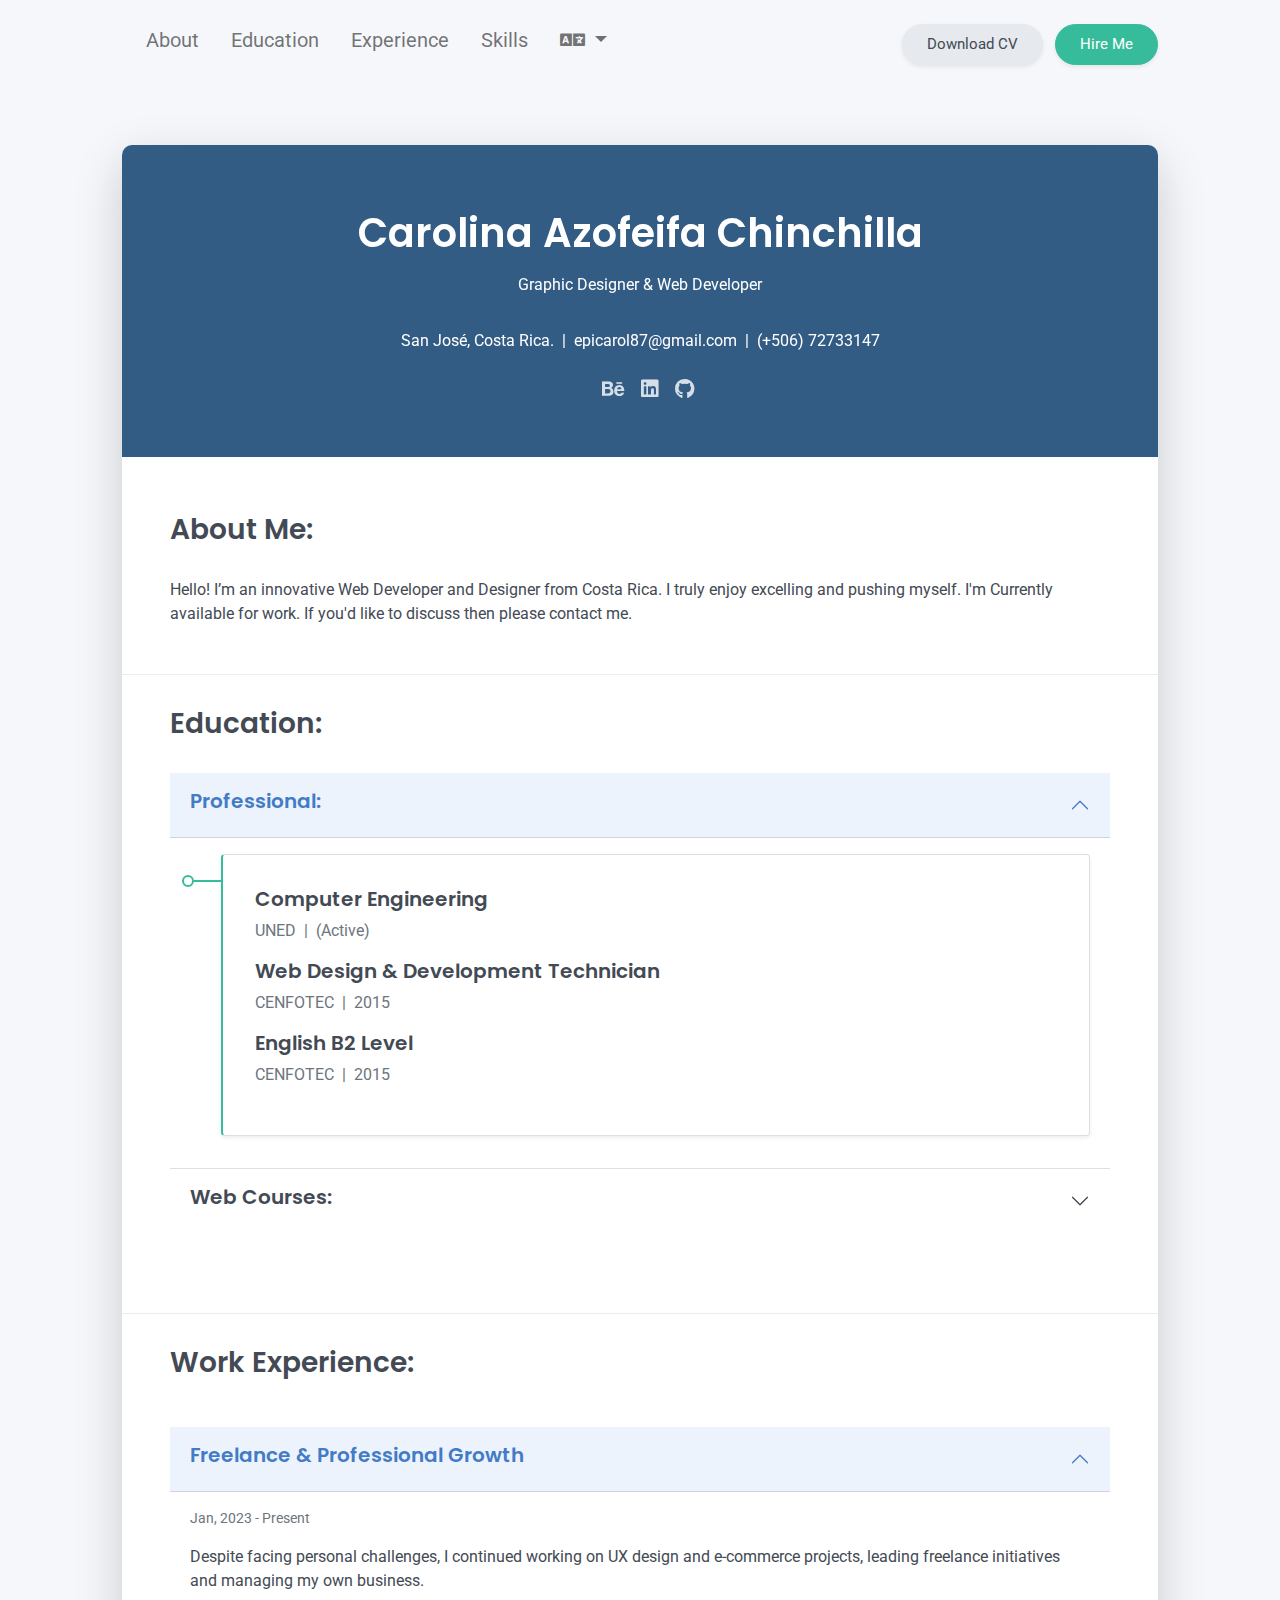
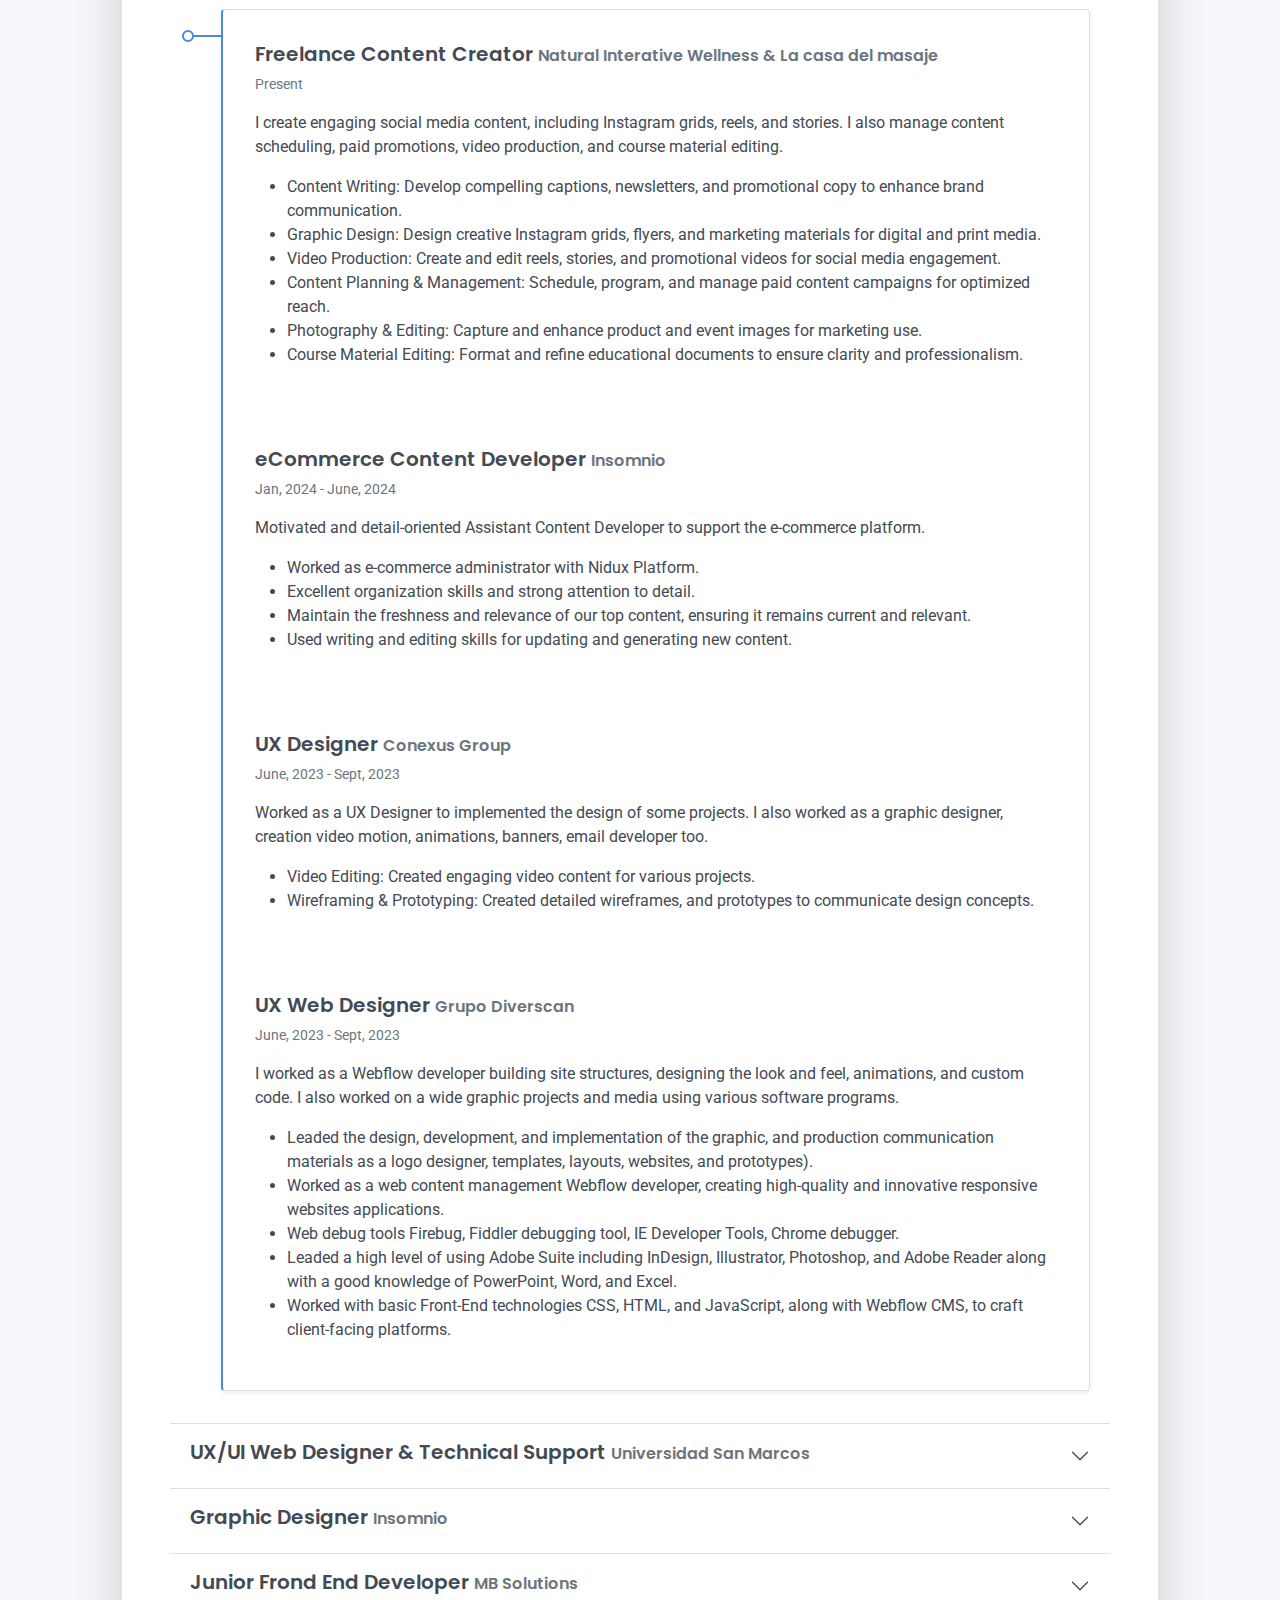
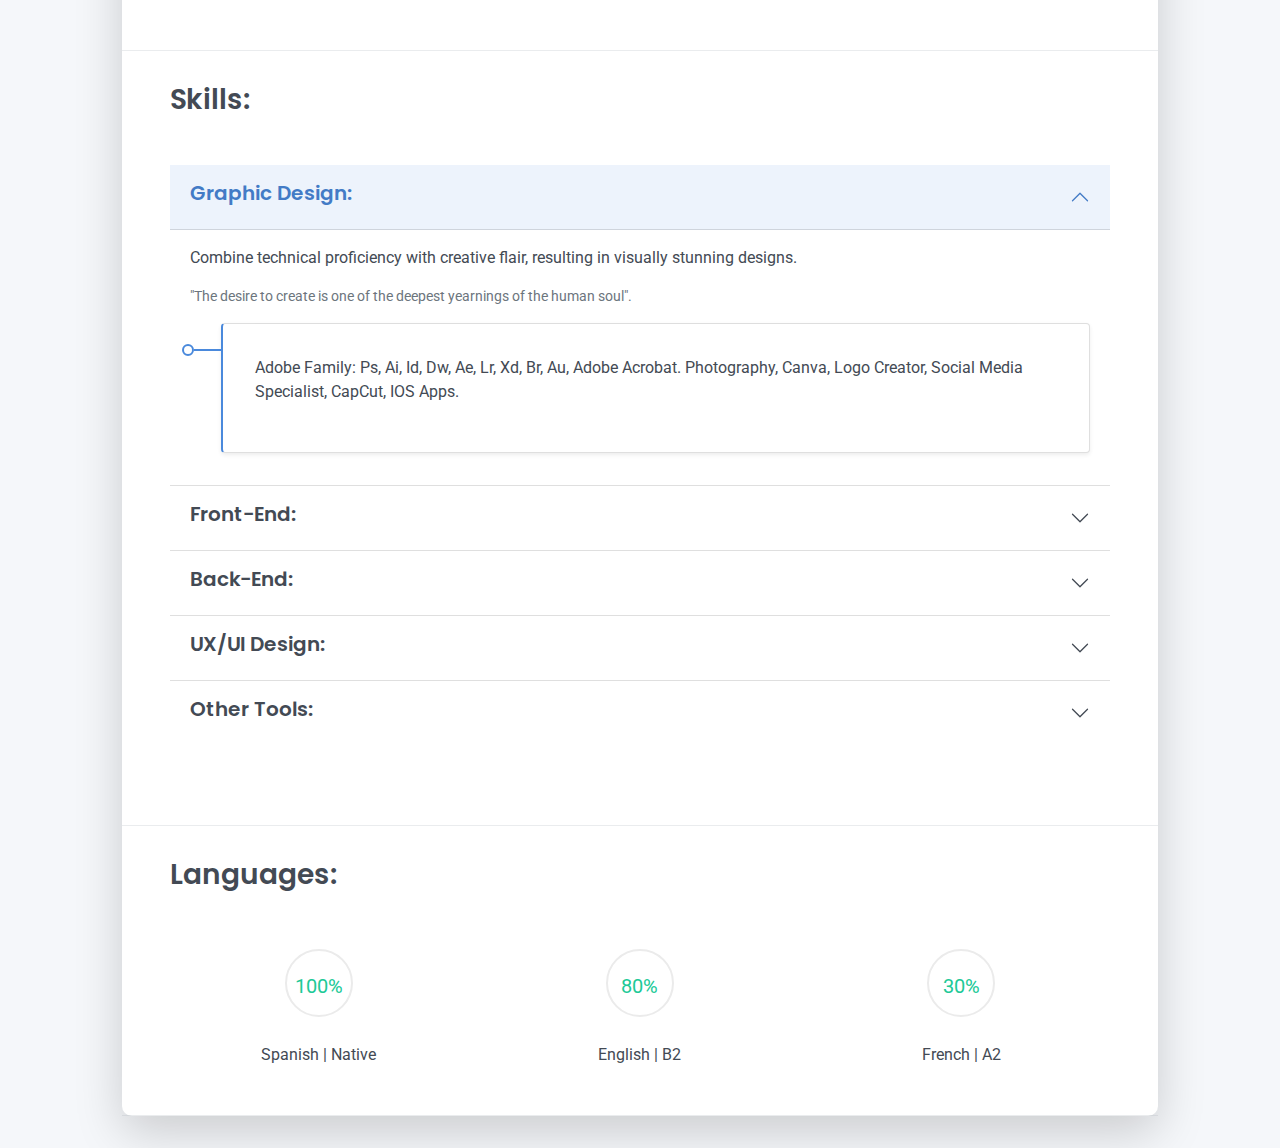
<file: index.html>
<!DOCTYPE html>
<html lang="en-US">
 <head>
  <meta charset="UTF-8">
  <link rel="shortcut icon" href="images/icon.jpg">
  <meta http-equiv="X-UA-Compatible" content="IE=edge">
  <meta name="viewport" content="width=device-width, initial-scale=1">
  <title>English Resume Carolina</title>
  <link rel="preconnect" href="https://fonts.gstatic.com" crossorigin="crossorigin" />
  <link rel="preload" as="style" href="https://fonts.googleapis.com/css2?family=Poppins:wght@600&amp;family=Roboto:wght@300;400;500;700&amp;display=swap" />
  <link rel="stylesheet" href="https://fonts.googleapis.com/css2?family=Poppins:wght@600&amp;family=Roboto:wght@300;400;500;700&amp;display=swap" media="print" onload="this.media='all'" />
  <noscript>
   <link rel="stylesheet" href="https://fonts.googleapis.com/css2?family=Poppins:wght@600&amp;family=Roboto:wght@300;400;500;700&amp;display=swap" />
  </noscript>
  <link href="css/font-awesome/css/all.min.css?ver=1.2.0" rel="stylesheet">
  <link href="css/bootstrap.min.css?ver=1.2.0" rel="stylesheet">
  <link href="css/aos.css?ver=1.2.0" rel="stylesheet">
  <link href="css/main.css?ver=1.2.0" rel="stylesheet">
  <noscript>
   <style type="text/css">
    [data-aos] {
     opacity: 1 !important;
     transform: translate(0) scale(1) !important;
    }
   </style>
  </noscript>
 </head>
 <body id="top">
  <button
        type="button"
        class="btn btn-danger btn-floating btn-lg"
        id="btn-back-to-top"
        >
  <i class="fas fa-arrow-up"></i>
</button>
<nav id="navbar" class="navbar navbar-expand-lg navbar-light bg-light navbar sticky-top navbar-light">
  <div class="container">
    <button class="navbar-toggler" type="button" data-bs-toggle="collapse" data-bs-target="#navbarSupportedContent" aria-controls="navbarSupportedContent" aria-expanded="false" aria-label="Toggle navigation">
      <span class="navbar-toggler-icon"></span>
    </button>
    <div class="collapse navbar-collapse" id="navbarSupportedContent">
      <ul class="navbar-nav me-auto mb-2 mb-lg-0">
        <li class="nav-item">
          <a class="nav-link" href="#aboutMe">About</a>
        </li>
        <li class="nav-item">
          <a class="nav-link" href="#education">Education</a>
        </li>
        <li class="nav-item">
          <a class="nav-link" href="#experience">Experience</a>

        </li>

        <li class="nav-item">
          <a class="nav-link" href="#skills">Skills</a>
        </li>
   
      <li class="nav-item dropdown">
        <a class="nav-link dropdown-toggle" href="#" id="navbarDropdownMenuLink" data-bs-toggle="dropdown" aria-haspopup="true" aria-expanded="false">
          <i class="fa fa-language"></i>
        </a>
        <div class="dropdown-menu" aria-labelledby="navbarDropdownMenuLink">
          <a class="dropdown-item" href="index.html">English</a>
          <a class="dropdown-item" href="español.html">Spanish</a>
          
        </div>
      </li>

      </ul>
<div class="d-print-none print-nav-btns">
       <a class="btn btn-light text-dark shadow-sm mt-1 me-1" href="english_resume.pdf" target="_blank">Download CV</a>
       <a class="btn btn-success shadow-sm mt-1" target="_blank" href="https://wa.me/72733147">Hire Me</a>
      </div>

    </div>
  </div>
</nav>
  <header class="d-print-none print-btns">
   <div class="container text-center text-lg-left">
    <div class="py-3 clearfix ">
     <div class="col-lg-12 col-md-7 text-center text-md-start">
      




      <div class="site-nav" style="margin-top: 4px;">
       

       


      </div>
      <div class="d-print-none">
       <a class="btn btn-light text-dark shadow-sm mt-1 me-1" href="english_resume.pdf" target="_blank">Download CV</a>
       <a class="btn btn-success shadow-sm mt-1" target="_blank" href="https://wa.me/72733147">Hire Me</a>
      </div>
     </div>
    </div>
   </div>
  </header>

  <div class="page-content">
   <div class="container">
    <div class="cover shadow-lg bg-white">
     <div class="cover-bg text-white">
     <div class="cover-bg2 p-3 p-lg-4">
      <div class="row">
       <div class="col-lg-12 col-md-7 text-center text-md-center">
        <h2 class="h1 mt-2" data-aos="fade-left" data-aos-delay="0">Carolina Azofeifa Chinchilla</h2>
        <p data-aos="fade-left" data-aos-delay="100">Graphic Designer & Web Developer</p>
        <p class="subtitle mt-3" data-aos="fade-left" data-aos-delay="200">San José, Costa Rica. &nbsp;|&nbsp; epicarol87@gmail.com &nbsp;|&nbsp; (+506) 72733147 </p>
        <nav data-aos="fade-left" data-aos-delay="300" role="navigation">
        <ul class="nav justify-content-center">
         <li class="nav-item">
          <a class="nav-link" href="https://www.behance.net/girldiaazofeif" title="Behance" target="_blank">
           <i class="fab fa-behance"></i>
           <span class="menu-title sr-only">Behance</span>
          </a>
         </li>
    
         <li class="nav-item">
          <a class="nav-link" href="https://www.linkedin.com/in/carolinazofeifac" title="linkedin" target="_blank">
           <i class="fab fa-linkedin"></i>
           <span class="menu-title sr-only">Linkedin</span>
          </a>
         </li>
         <li class="nav-item">
          <a class="nav-link" href="https://github.com/girldiamond" title="Github" target="_blank">
           <i class="fab fa-github"></i>
           <span class="menu-title sr-only">Github</span>
          </a>
         </li>
        </ul>
       </nav>
       </div>
      </div>
      </div>
     </div>
     <div id="aboutMe" class="about-section pt-4 px-3 px-lg-4 mt-1">
      <div class="row">
       <div class="col-md-12">
        <h2 class="h3 mb-3">About Me:</h2>
        <p>Hello! I’m an innovative Web Developer and Designer from Costa Rica. I truly enjoy excelling and pushing myself. I'm Currently available for work. If you'd like to discuss then please contact me.</p>
       </div>
      </div>
     </div>
     <!-- EDUCACION -->
     <hr class="d-print-none" />
     <div class="page-break"></div>
  <div id="education" class="education-section px-3 px-lg-4 pb-4">
  <h2 class="h3 mb-3">Education:</h2>
  <div class="accordion accordion-flush" id="accordionPanelsStayOpenExample">
  <div class="accordion-item">
    <h2 class="accordion-header" id="panelsStayOpen-headingOne">
      <button class="accordion-button" type="button" data-bs-toggle="collapse" data-bs-target="#panelsStayOpen-collapseOne" aria-expanded="true" aria-controls="panelsStayOpen-collapseOne">
      <div class="h5 mb-1">Professional:</div>
      </button>
    </h2>
        <div id="panelsStayOpen-collapseOne" class="accordion-collapse collapse show" aria-labelledby="panelsStayOpen-headingOne">
      <div class="accordion-body">
       <div class="timeline-card timeline-card-success card shadow-sm">
        <div class="card-body">
         <div class="h5 mb-1">Computer Engineering </div>
         <p class="text-muted">UNED &nbsp;|&nbsp; (Active)</p>
         <div class="h5 mb-1">Web Design & Development Technician </div>
         <p class="text-muted">CENFOTEC &nbsp;|&nbsp; 2015</p>
         <div class="h5 mb-1">English B2 Level</div>
         <p class="text-muted">CENFOTEC &nbsp;|&nbsp; 2015</p>
        </div>
      </div>
      </div>
    </div>
  </div>

  <div class="accordion-item">
    <h2 class="accordion-header" id="panelsStayOpen-headingTwo">
            <button class="accordion-button collapsed" type="button" data-bs-toggle="collapse" data-bs-target="#panelsStayOpen-collapseTwo" aria-expanded="false" aria-controls="panelsStayOpen-collapseTwo">

       <div class="h5 mb-1">Web Courses:</div>
      </button>
    </h2>
       <div id="panelsStayOpen-collapseTwo" class="accordion-collapse collapse" aria-labelledby="panelsStayOpen-headingTwo">

      <div class="accordion-body">
      <div class="timeline-card timeline-card-success card shadow-sm">
        <div class="card-body">
         <div class="h5 mb-1">English Intermediate Level</div>
         <p class="text-muted">CORPERSA &nbsp;|&nbsp; Certified</p>
         <div class="h5 mb-1">English A1 Level</div>
         <p class="text-muted">INTENSA &nbsp;|&nbsp; 2015</p>
         <div class="h5 mb-1">Google UX Design Professional Certificate</div>
         <p class="text-muted">Coursera &nbsp;|&nbsp; Active</p>
         <div class="h5 mb-1">Introduction to Cybersecurity</div>
         <p class="text-muted">UTN Cisco &nbsp;|&nbsp; Networking Academy | Active</p>
         <div class="h5 mb-1">Software Engineering with PHP, HTML 5 and Material Design</div>
         <p class="text-muted">UDEMY &nbsp;|&nbsp; Certified </p>
        </div>
       </div>

      </div>
    </div>
  </div>
</div>
      
     </div>
  
    


     <!-- EXPERIENCIA -->
     <hr class="d-print-none" />
     <div id="experience" class="work-experience-section px-3 px-lg-4">
      <h2 class="h3 mb-4">Work Experience:</h2>
      
       <div class="accordion accordion-flush" id="accordionPanelsStayOpenExample">
        <div class="accordion-item">
         <h2 class="accordion-header" id="panelsStayOpen-headingOne">
          <button class="accordion-button" type="button" data-bs-toggle="collapse" data-bs-target="#panelsStayOpen-collapseOne" aria-expanded="true" aria-controls="panelsStayOpen-collapseOne">
           <div class="h5 mb-1">Freelance & Professional Growth</div>
          </button>
         </h2>
         <div id="panelsStayOpen-collapseOne" class="accordion-collapse collapse show" aria-labelledby="panelsStayOpen-headingOne">
          <div class="accordion-body">
           <div class="text-muted text-small mb-2">Jan, 2023 - Present</div>
           <p>Despite facing personal challenges, I continued working on UX design and e-commerce projects, leading freelance initiatives and managing my own business.</p>
           <div class="timeline-card timeline-card-primary card shadow-sm">
            <div class="card-body">
             <div class="h5 mb-1">Freelance Content Creator <span class="text-muted h6">Natural Interative Wellness & La casa del masaje</span>
             </div>
             <div class="text-muted text-small mb-2">Present</div>
             <p>
I create engaging social media content, including Instagram grids, reels, and stories. I also manage content scheduling, paid promotions, video production, and course material editing.</p>
             <ul class="resume-list">
              <li>Content Writing: Develop compelling captions, newsletters, and promotional copy to enhance brand communication.</li>
              <li>Graphic Design: Design creative Instagram grids, flyers, and marketing materials for digital and print media.</li>
              <li>Video Production: Create and edit reels, stories, and promotional videos for social media engagement.</li>
              <li>Content Planning & Management: Schedule, program, and manage paid content campaigns for optimized reach.</li>
              <li>Photography & Editing: Capture and enhance product and event images for marketing use.</li>
              <li>Course Material Editing: Format and refine educational documents to ensure clarity and professionalism.</li>
             </ul>
            </div>
            
            <div class="card-body">
             <div class="h5 mb-1">eCommerce Content Developer <span class="text-muted h6">Insomnio</span>
             </div>
             <div class="text-muted text-small mb-2">Jan, 2024 - June, 2024</div>
             <p>Motivated and detail-oriented Assistant Content Developer to support the e-commerce platform. </p>
             <ul class="resume-list">
              <li>Worked as e-commerce administrator with Nidux Platform.</li>
              <li>Excellent organization skills and strong attention to detail. </li>
              <li>Maintain the freshness and relevance of our top content, ensuring it remains current and relevant.</li>
              <li>Used writing and editing skills for updating and generating new content.</li>
             </ul>
            </div>

            <div class="card-body">
             <div class="h5 mb-1">UX Designer <span class="text-muted h6"> Conexus Group</span>
             </div>
             <div class="text-muted text-small mb-2">June, 2023 - Sept, 2023 </div>
             <p>Worked as a UX Designer to implemented the design of some projects. I also worked as a graphic designer, creation video motion, animations, banners, email developer too.</p>
             <ul class="resume-list">
              <li>Video Editing: Created engaging video content for various projects. </li>
              <li>Wireframing & Prototyping: Created detailed wireframes, and prototypes to communicate design concepts.</li>
             </ul>
            </div>

             <div class="card-body">
             <div class="h5 mb-1">UX Web Designer  <span class="text-muted h6">Grupo Diverscan</span>
             </div>
             <div class="text-muted text-small mb-2">June, 2023 - Sept, 2023 </div>
             <p>I worked as a Webflow developer building site structures, designing the look and feel, animations, and custom code. I also worked on a wide graphic projects and media using various software programs.</p>
              <ul class="resume-list">
              <li>Leaded the design, development, and implementation of the graphic, and production communication materials as a logo designer, templates, layouts, websites, and prototypes). </li>
              <li>Worked as a web content management Webflow developer, creating high-quality and innovative responsive websites applications. </li>
              <li>Web debug tools Firebug, Fiddler debugging tool, IE Developer Tools, Chrome debugger. </li>
              <li>Leaded a high level of using Adobe Suite including InDesign, Illustrator, Photoshop, and Adobe Reader along with a good knowledge of PowerPoint, Word, and Excel. </li>
              <li>Worked with basic Front-End technologies CSS, HTML, and JavaScript, along with Webflow CMS, to craft client-facing platforms. </li>
             </ul>
            </div>

           </div>
          </div>
         </div>
        </div>
      
        <div class="accordion-item">
         <h2 class="accordion-header" id="panelsStayOpen-headingThree">
          <button class="accordion-button collapsed" type="button" data-bs-toggle="collapse" data-bs-target="#panelsStayOpen-collapseThree" aria-expanded="false" aria-controls="panelsStayOpen-collapseThree">
           <div class="h5 mb-1">UX/UI Web Designer & Technical Support <span class="text-muted h6"> Universidad San Marcos</span>
           </div>
          </button>
         </h2>
         <div id="panelsStayOpen-collapseThree" class="accordion-collapse collapse" aria-labelledby="panelsStayOpen-headingThree">
          <div class="accordion-body">
           <div class="timeline-card timeline-card-primary card shadow-sm">
            <div class="card-body">
             <div class="text-muted text-small mb-2">Jun, 2020 — Jun, 2021</div>
             <p>Worked in UX/ UI Design redesigning the university courses platform and implementing a new adaptive responsive design at the LMS platform. I also worked as a technical support for students.</p>
             <ul class="resume-list">
              <li>Designed and developed a new user interface for different university platforms.</li>
              <li>Handled refined and tested prototypes for the new website look.</li>
              <li>Collaborated with product managers and designers to create a comprehensive user new interface style guide.</li>
              <li>Developed and implemented a new adaptive responsive design at the LMS platform.</li>
              <li>Created graphics, layouts, illustrations, and design elements for the website’s platforms and documents.</li>
              <li>Designed a specific “look and feel” for any new course, understanding the concept of usability of all the students active and new students.</li>
              <li>HTML and coding knowledge, also SCSS/CSS understanding of modern CSS (FlexBox, Grid, Transform, Translate, and other modern properties).</li>
              <li>Leaded a high level of using Adobe Suite including InDesign, Illustrator, Photoshop, and Adobe Reader along with a good knowledge of PowerPoint, Word, and Excel.</li>
              <li>Offered 100% technical platform support to students and teachers.</li>
              <li>Liaised with students and teachers to ensure that all specific software was understood and usability was corrected.</li>
             </ul>
            </div>
           </div>
          </div>
         </div>
        </div>
        <div class="accordion-item">
         <h2 class="accordion-header" id="panelsStayOpen-headingFour">
          <button class="accordion-button collapsed" type="button" data-bs-toggle="collapse" data-bs-target="#panelsStayOpen-collapseFour" aria-expanded="false" aria-controls="panelsStayOpen-collapseThree">
           <div class="h5 mb-1">Graphic Designer <span class="text-muted h6">Insomnio</span>
           </div>
          </button>
         </h2>
         <div id="panelsStayOpen-collapseFour" class="accordion-collapse collapse" aria-labelledby="panelsStayOpen-headingFour">
          <div class="accordion-body">
           <div class="timeline-card timeline-card-primary card shadow-sm">
            <div class="card-body">
             <div class="text-muted text-small mb-2">Aug, 2017 — May, 2020</div>
             <p>Worked as Graphic Designer and e-commerce Developer. I also worked in events and as a sales clerk. I still give technical support to them. </p>
             <ul class="resume-list">
              <li>Worked as a website Wix content administrator, and updated the store’s inventory.</li>
              <li>Created design elements for the brand’s company in social media and Wix CMS (banners, posts, products photo editions).</li>
              <li>Worked as e-commerce administrator with Nidux Platform.</li>
              <li>Testing website platforms.</li>
              <li>implementing and maintaining online stores.</li>
              <li>Expertise in optimizing site performance, focusing on speed (best images quality practices), and SEO best practices.</li>
              <li>Maintained and organized store displays to enhance product visibility and expedite product location activities.</li>
              <li>Facilitated inventory and stock management.</li>
              <li>I also worked in the store and events and as a sales clerk.</li>
             </ul>
            </div>
           </div>
          </div>
         </div>
        </div>
        <div class="accordion-item">
         <h2 class="accordion-header" id="panelsStayOpen-headingFive">
          <button class="accordion-button collapsed" type="button" data-bs-toggle="collapse" data-bs-target="#panelsStayOpen-collapseFive" aria-expanded="false" aria-controls="panelsStayOpen-collapseThree">
           <div class="h5 mb-1">Junior Frond End Developer <span class="text-muted h6"> MB Solutions</span>
           </div>
          </button>
         </h2>
         <div id="panelsStayOpen-collapseFive" class="accordion-collapse collapse" aria-labelledby="panelsStayOpen-headingFive">
          <div class="accordion-body">
           <div class="timeline-card timeline-card-primary card shadow-sm">
            <div class="card-body">
             <div class="text-muted text-small mb-2">Jun, 2015 — Jun, 2017</div>
             <p>Developed high-quality and innovative, User-Friendly, responsive sports-related website applications. I also worked as a graphic designer, creating banners and animations: </p>
             <ul class="resume-list">
              <li>US Sports knowledge and its products.</li>
              <li>Worked directly with the agile sprint teams to present and communicate design concepts.</li>
              <li>Translated designs from Photoshop to HTML and CSS while ensuring that the UX and UI design are maintained.</li>
              <li>Developed high-quality and innovative, User-Friendly, responsive sports-related websites applications, using HTML, CSS, CMS, Javascript, Jquery, Sass, Flexbox, etc.</li>
              <li>Created design arts (logos, page covers, banners, promotional content, social media content, email and newsletters, etc.).</li>
              <li>Implemented animations with jQuery to creating engaging and interactive web pages.</li>
              <li>Used the CSS layout module Flexbox to creates flexible and responsive web layouts. </li>
              <li>Implemented image sprites as a vector to control the color icon images, and to reduce the number of server requests and save bandwidth.</li>
              <li>Used Jira for project management, to collaborate between the team and individual.</li>
              <li>Employed version control systems such as Git and Subversion to collaborate on projects and manage code.</li>
              <li>Web debug tools Firebug, Fiddler debugging tool, IE Developer Tools, Chrome debugger.</li>
             </ul>
            </div>
           </div>
          </div>
         </div>
        </div>
       </div>
      
     </div>
     <hr class="d-print-none" />
     <div class="page-break"></div>
     <!-- SKILLS -->
     <div id="skills" class="education-section px-3 px-lg-4 pb-4">
      <h2 class="h3 mb-4">Skills:</h2>
      <div class="accordion accordion-flush" id="accordionPanelsStayOpenExample">
  
  <div class="accordion-item">
    <h2 class="accordion-header" id="panelsStayOpen-headingOne">
      <button class="accordion-button" type="button" data-bs-toggle="collapse" data-bs-target="#panelsStayOpen-collapseOne" aria-expanded="true" aria-controls="panelsStayOpen-collapseOne">
        <div class="h5 mb-1">Graphic Design:</div>
      </button>
    </h2>
    <div id="panelsStayOpen-collapseOne" class="accordion-collapse collapse show" aria-labelledby="panelsStayOpen-headingOne">
      <div class="accordion-body">
        <p>Combine technical proficiency with creative flair, resulting in visually stunning designs.</p>
        <div class="text-muted text-small mb-2">"The desire to create is one of the deepest yearnings of the human soul".</div>
        <div class="timeline-card timeline-card-primary card shadow-sm">
          <div class="card-body">
            <p>Adobe Family: Ps, Ai, Id, Dw, Ae, Lr, Xd, Br, Au, Adobe Acrobat. Photography, Canva, Logo Creator, Social Media Specialist, CapCut, IOS Apps.
            </p>
          </div>
        </div>
      </div>
    </div>
  </div>

  <div class="accordion-item">
    <h2 class="accordion-header" id="panelsStayOpen-headingTwo">
      <button class="accordion-button collapsed" type="button" data-bs-toggle="collapse" data-bs-target="#panelsStayOpen-collapseTwo" aria-expanded="false" aria-controls="panelsStayOpen-collapseTwo">
        <div class="h5 mb-1">Front-End:</div>
      </button>
    </h2>
    <div id="panelsStayOpen-collapseTwo" class="accordion-collapse collapse" aria-labelledby="panelsStayOpen-headingTwo">
      <div class="accordion-body">
        <p>Learning HTML and CSS is a lot more challenging than it used to be. Responsive web design adds more layers of complexity to designing and developing websites.</p>
        <div class="text-muted text-small mb-2">"A person who never made a mistake never made anything".</div>
        <div class="timeline-card timeline-card-primary card shadow-sm">
          <div class="card-body">
            <p>HTML5, CSS, CSS3, SASS, LESS Bootstrap, Materialize Design, Foundation, XML, LESS, NPM, JAVSCRIPT, JQUERY, React, Angular, GIT, GITHUB.
            </p>
          </div>
        </div>
      </div>
    </div>
  </div>



<div class="accordion-item">
  <h2 class="accordion-header" id="panelsStayOpen-headingThree">
    <button class="accordion-button collapsed" type="button" data-bs-toggle="collapse" data-bs-target="#panelsStayOpen-collapseThree" aria-expanded="false" aria-controls="panelsStayOpen-collapseThree">
      <div class="h5 mb-1">Back-End:
      </div>
    </button>
  </h2>
  <div id="panelsStayOpen-collapseThree" class="accordion-collapse collapse" aria-labelledby="panelsStayOpen-headingThree">
    <div class="accordion-body">
      <p>To be part of a dynamic team of developers where I can learn new skills while contributing to the success of the company.</p>
      <div class="text-muted text-small mb-2">"Websites should look good from the inside and out".</div>
      <div class="timeline-card timeline-card-primary card shadow-sm">
        <div class="card-body">
          <p>Node.js, SQL, MYSQL, PHP, Python, Pseint.
          </p>
        </div>
      </div>
    </div>
  </div>
</div>

<div class="accordion-item">
  <h2 class="accordion-header" id="panelsStayOpen-headingFour">
    <button class="accordion-button collapsed" type="button" data-bs-toggle="collapse" data-bs-target="#panelsStayOpen-collapseFour" aria-expanded="false" aria-controls="panelsStayOpen-collapseThree">
      <div class="h5 mb-1">UX/UI Design:
      </div>
    </button>
  </h2>
  <div id="panelsStayOpen-collapseFour" class="accordion-collapse collapse" aria-labelledby="panelsStayOpen-headingFour">
    <div class="accordion-body">
      <p>Competence in user experience (UX), user interface (UI) design and prototyping.</p>
      <div class="text-muted text-small mb-2">"A user interface is like a joke if you have to explain it, it is not that good".</div>
      <div class="timeline-card timeline-card-primary card shadow-sm">
        <div class="card-body">
          <p>Prototyping, wireframing, user flows, mockups: Adobe XD, Figma, Webflow, Justinmind, Sketch. 
Typography, Visual Design, Colors, Layouts, Agile.

          </p>
        </div>
      </div>
    </div>
  </div>
</div>

<div class="accordion-item">
  <h2 class="accordion-header" id="panelsStayOpen-headingFive">
    <button class="accordion-button collapsed" type="button" data-bs-toggle="collapse" data-bs-target="#panelsStayOpen-collapseFive" aria-expanded="false" aria-controls="panelsStayOpen-collapseThree">
      <div class="h5 mb-1">Other Tools:
      </div>
    </button>
  </h2>
  <div id="panelsStayOpen-collapseFive" class="accordion-collapse collapse" aria-labelledby="panelsStayOpen-headingFive">
    <div class="accordion-body">
      <p>Works with multiple software and programs for design and has a fast-learning style with the motivation to continue to enhance skills.</p>
      <div class="text-muted text-small mb-2">"Intuitive design is how we give the user new superpowers ".</div>
      <div class="timeline-card timeline-card-primary card shadow-sm">
        <div class="card-body">
          <p>CMS and LMS WordPress, Wix, NIDUX, Webflow, Canvas, Microsoft Office, Jira, Trello, Scrum, LD (Logical Data).
          </p>
          <p>English - Spanish Translator.</p>
          <p>MacOS, Windows, Linux.</p>
        </div>
      </div>
    </div>
  </div>
</div>

</div>

     </div>

 <hr class="d-print-none" />
     <div id="languages" class="skills-section px-3 px-lg-4">
      <h3 class="h3 mb-3 ">Languages:</h3>
      <div class="row">
       <div class="item col-12 col-lg-4">
        <div class="progress blue">
         <span class="progress-left">
          <span class="progress-bar"></span>
         </span>
         <span class="progress-right">
          <span class="progress-bar"></span>
         </span>
         <div class="progress-value">100%</div>
        </div>
        <p class="text-center">Spanish | Native</p>
       </div>
       <div class="item col-12 col-lg-4">
        <div class="progress yellow">
         <span class="progress-left">
          <span class="progress-bar"></span>
         </span>
         <span class="progress-right">
          <span class="progress-bar"></span>
         </span>
         <div class="progress-value">80%</div>
        </div>
        <p class="text-center">English | B2</p>
       </div>
       <div class="item col-12 col-lg-4">
        <div class="progress red">
         <span class="progress-left">
          <span class="progress-bar"></span>
         </span>
         <span class="progress-right">
          <span class="progress-bar"></span>
         </span>
         <div class="progress-value">30%</div>
        </div>
        <p class="text-center">French | A2</p>
       </div>
      </div>
     </div>


     <!-- CONTACTO -->
     <hr class="d-print-none" />
  
    </div>
   </div>
  </div>
 
<script src="https://ajax.googleapis.com/ajax/libs/jquery/2.1.1/jquery.min.js"></script>

  <script src="scripts/bootstrap.bundle.min.js?ver=1.2.0"></script>
  <script src="scripts/aos.js?ver=1.2.0"></script>
  <script src="scripts/main.js?ver=1.2.0"></script>
 </body>
</html>
</file>
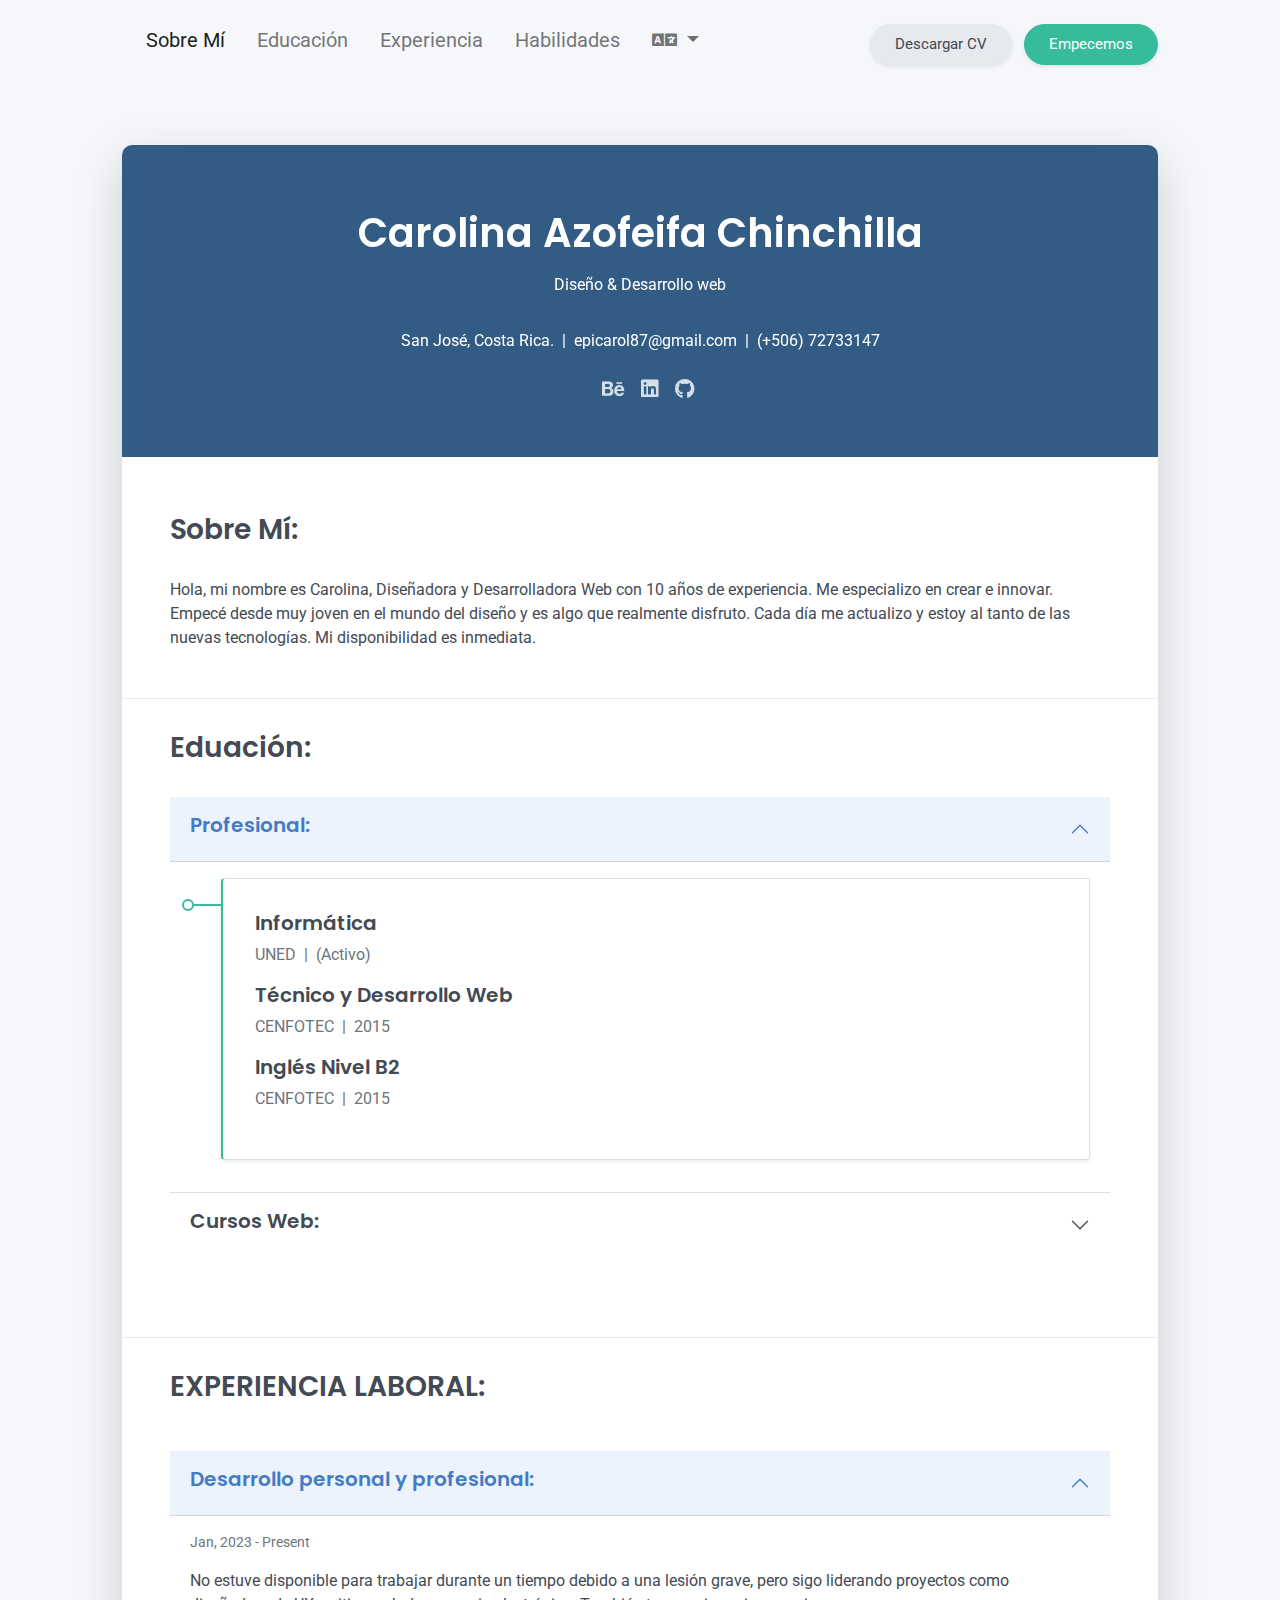
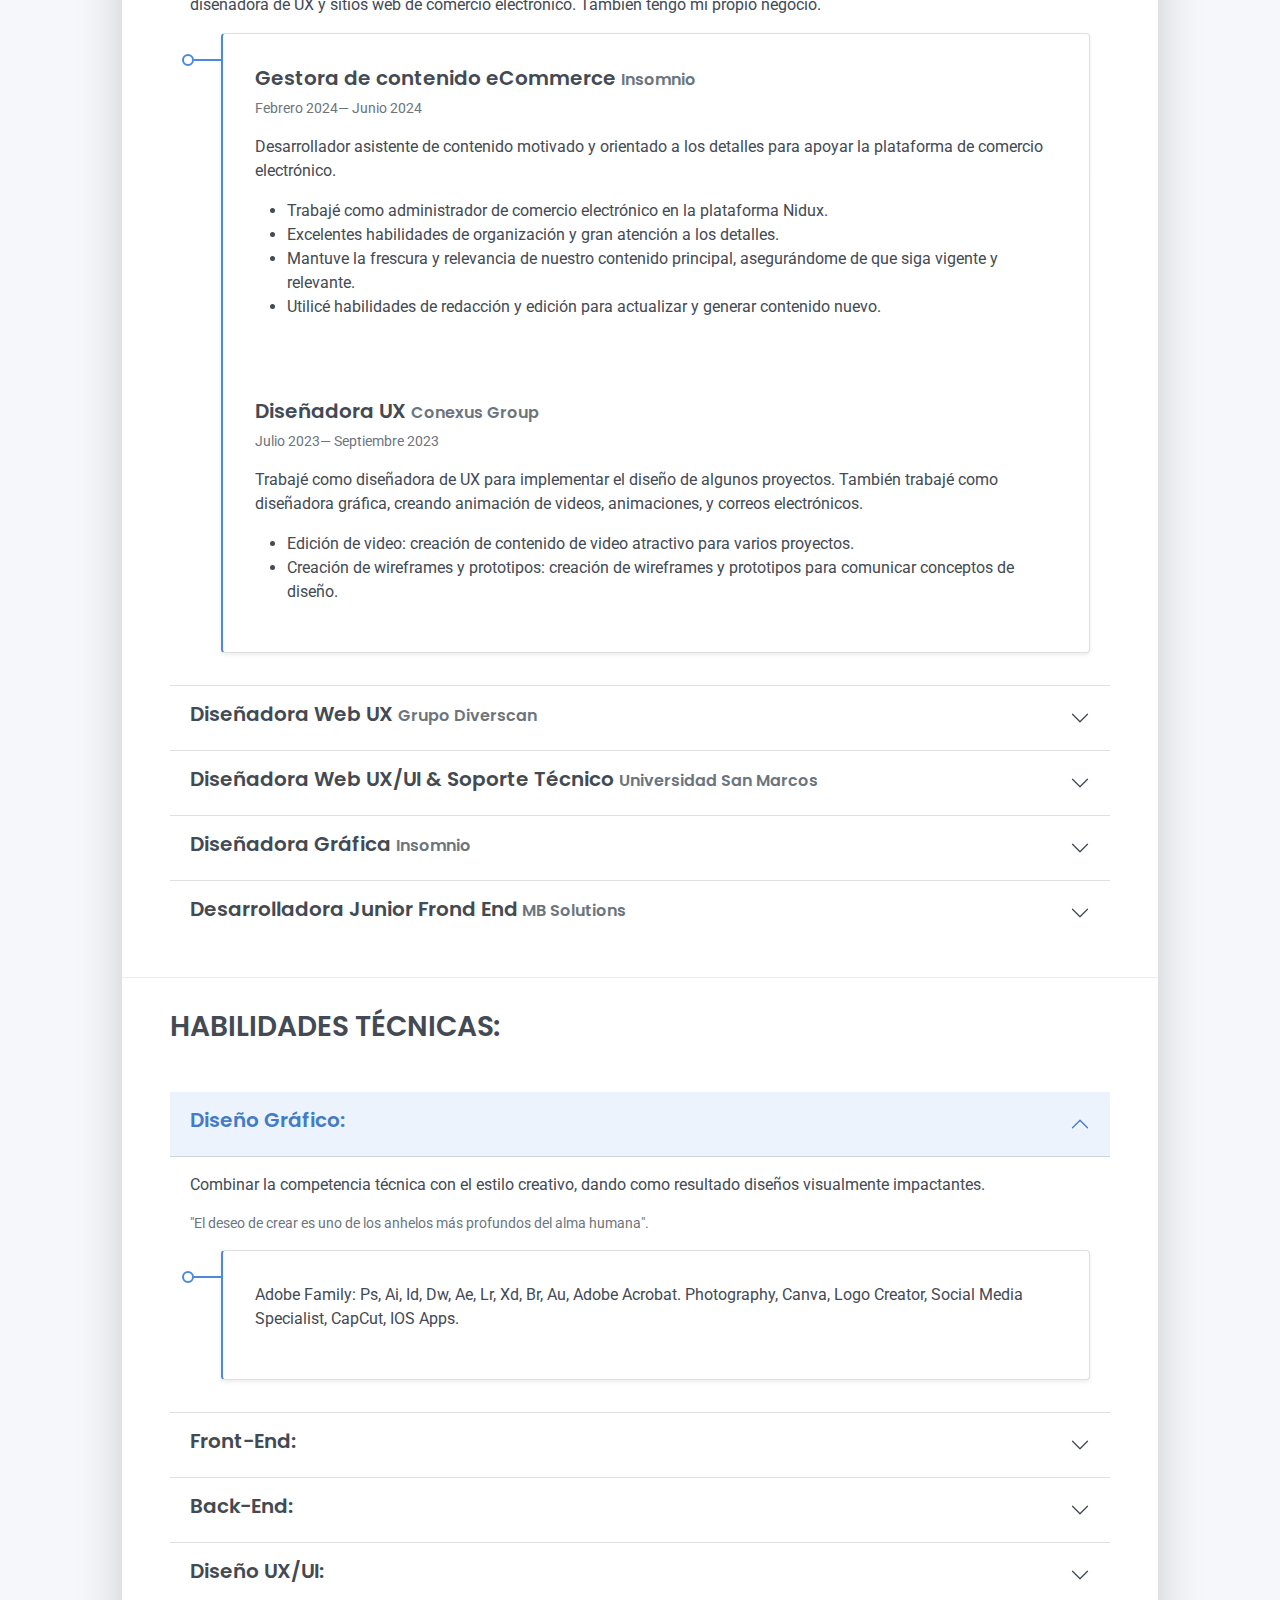
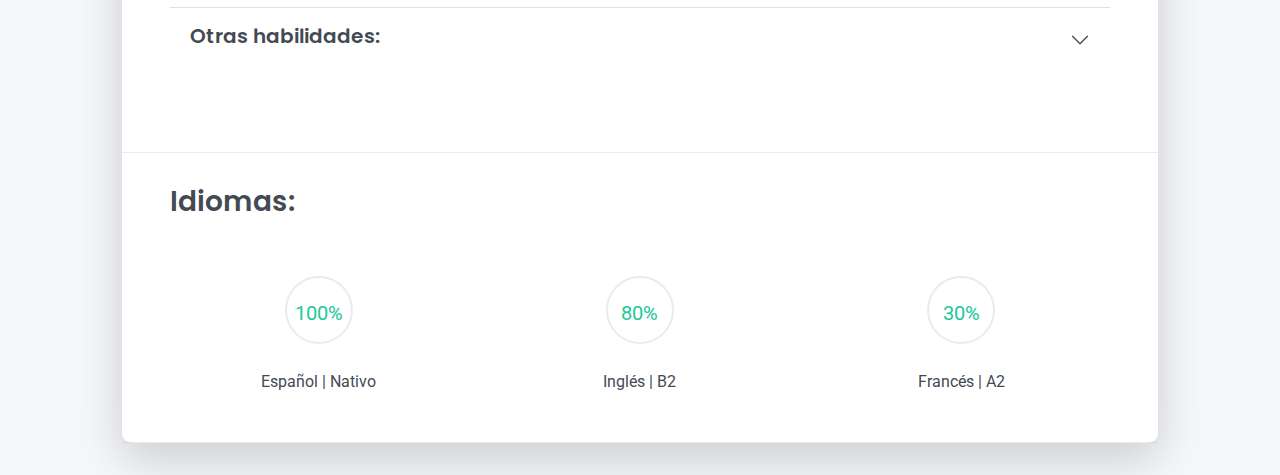
<file: español.html>
<!DOCTYPE html>
<html lang="en-US">
 <head>
  <meta charset="UTF-8">
  <link rel="shortcut icon" href="images/icon.jpg">
  <meta http-equiv="X-UA-Compatible" content="IE=edge">
  <meta name="viewport" content="width=device-width, initial-scale=1">
  <title>Carolina Curriculum Español</title>
  <link rel="preconnect" href="https://fonts.gstatic.com" crossorigin="crossorigin" />
  <link rel="preload" as="style" href="https://fonts.googleapis.com/css2?family=Poppins:wght@600&amp;family=Roboto:wght@300;400;500;700&amp;display=swap" />
  <link rel="stylesheet" href="https://fonts.googleapis.com/css2?family=Poppins:wght@600&amp;family=Roboto:wght@300;400;500;700&amp;display=swap" media="print" onload="this.media='all'" />
  <noscript>
   <link rel="stylesheet" href="https://fonts.googleapis.com/css2?family=Poppins:wght@600&amp;family=Roboto:wght@300;400;500;700&amp;display=swap" />
  </noscript>
  <link href="css/font-awesome/css/all.min.css?ver=1.2.0" rel="stylesheet">
  <link href="css/bootstrap.min.css?ver=1.2.0" rel="stylesheet">
  <link href="css/aos.css?ver=1.2.0" rel="stylesheet">
  <link href="css/main.css?ver=1.2.0" rel="stylesheet">
  <noscript>
   <style type="text/css">
    [data-aos] {
     opacity: 1 !important;
     transform: translate(0) scale(1) !important;
    }
   </style>
  </noscript>
 </head>
 <body id="top">
  <button
        type="button"
        class="btn btn-danger btn-floating btn-lg"
        id="btn-back-to-top"
        >
  <i class="fas fa-arrow-up"></i>
</button>
<nav id="navbar" class="navbar navbar-expand-lg navbar-light bg-light navbar sticky-top navbar-light">
  <div class="container">
    <button class="navbar-toggler" type="button" data-bs-toggle="collapse" data-bs-target="#navbarSupportedContent" aria-controls="navbarSupportedContent" aria-expanded="false" aria-label="Toggle navigation">
      <span class="navbar-toggler-icon"></span>
    </button>
    <div class="collapse navbar-collapse" id="navbarSupportedContent">
      <ul class="navbar-nav me-auto mb-2 mb-lg-0">
        <li class="nav-item">
          <a class="nav-link active" aria-current="page" href="#aboutMe">Sobre Mí</a>
        </li>
        <li class="nav-item">
          <a class="nav-link" href="#education">Educación</a>
        </li>
        <li class="nav-item">
          <a class="nav-link" href="#experience">Experiencia</a>

        </li>

        <li class="nav-item">
          <a class="nav-link" href="#skills">Habilidades</a>
        </li>
  <li class="nav-item dropdown">
        <a class="nav-link dropdown-toggle" href="#" id="navbarDropdownMenuLink" data-bs-toggle="dropdown" aria-haspopup="true" aria-expanded="false">
          <i class="fa fa-language"></i>
        </a>
        <div class="dropdown-menu" aria-labelledby="navbarDropdownMenuLink">
          <a class="dropdown-item" href="index.html">Inglés</a>
          <a class="dropdown-item" href="español.html">Español</a>
          
        </div>
      </li>
      </ul>
<div class="d-print-none print-nav-btns">
       <a class="btn btn-light text-dark shadow-sm mt-1 me-1" href="english_resume.pdf" target="_blank">Descargar CV</a>
       <a class="btn btn-success shadow-sm mt-1" target="_blank" href="https://wa.me/72733147">Empecemos</a>
      </div>

    </div>
  </div>
</nav>
  <header class="d-print-none print-btns">
   <div class="container text-center text-lg-left">
    <div class="py-3 clearfix ">
     <div class="col-lg-12 col-md-7 text-center text-md-start">
      <div class="site-nav" style="margin-top: 4px;">
      </div>
      <div class="d-print-none">
       <a class="btn btn-light text-dark shadow-sm mt-1 me-1" href="english_resume.pdf" target="_blank">Descargar CV</a>
       <a class="btn btn-success shadow-sm mt-1" target="_blank" href="https://wa.me/72733147">Empecemos</a>
      </div>
     </div>
    </div>
   </div>
  </header>

  <div class="page-content">
   <div class="container">
    <div class="cover shadow-lg bg-white">
     <div class="cover-bg text-white">
      <div class="cover-bg2 p-3 p-lg-4 ">
      <div class="row">
       <div class="col-lg-12 col-md-7 text-center text-md-center">
        <h2 class="h1 mt-2" data-aos="fade-left" data-aos-delay="0">Carolina Azofeifa Chinchilla</h2>
        <p data-aos="fade-left" data-aos-delay="100">Diseño & Desarrollo web</p>
        <p class="subtitle mt-3" data-aos="fade-left" data-aos-delay="200">San José, Costa Rica. &nbsp;|&nbsp; epicarol87@gmail.com &nbsp;|&nbsp; (+506) 72733147 </p>
        <nav data-aos="fade-left" data-aos-delay="300" role="navigation">
        <ul class="nav justify-content-center">
         <li class="nav-item">
          <a class="nav-link" href="https://www.behance.net/girldiaazofeif" title="Behance" target="_blank">
           <i class="fab fa-behance"></i>
           <span class="menu-title sr-only">Behance</span>
          </a>
         </li>
    
         <li class="nav-item">
          <a class="nav-link" href="https://www.linkedin.com/in/carolinazofeifac" title="linkedin" target="_blank">
           <i class="fab fa-linkedin"></i>
           <span class="menu-title sr-only">Linkedin</span>
          </a>
         </li>
         <li class="nav-item">
          <a class="nav-link" href="https://github.com/girldiamond" title="Github" target="_blank">
           <i class="fab fa-github"></i>
           <span class="menu-title sr-only">Github</span>
          </a>
         </li>
        </ul>
       </nav>
       </div>
      </div>
 </div>
      
     </div>
     <div id="aboutMe" class="about-section pt-4 px-3 px-lg-4 mt-1">
      <div class="row">
       <div class="col-md-12">
        <h2 class="h3 mb-3">Sobre Mí:</h2>
        <p>Hola, mi nombre es Carolina, Diseñadora y Desarrolladora Web con 10 años de experiencia. Me especializo en crear e innovar. Empecé desde muy joven en el mundo del diseño y es algo que realmente disfruto. Cada día me actualizo y estoy al tanto de las nuevas tecnologías. Mi disponibilidad es inmediata.</p>
       </div>
      </div>
     </div>
     <!-- EDUCACION -->
     <hr class="d-print-none" />
     <div class="page-break"></div>
  <div id="education" class="education-section px-3 px-lg-4 pb-4">
  <h2 class="h3 mb-3">Eduación:</h2>
  <div class="accordion accordion-flush" id="accordionPanelsStayOpenExample">
  <div class="accordion-item">
    <h2 class="accordion-header" id="panelsStayOpen-headingOne">
      <button class="accordion-button" type="button" data-bs-toggle="collapse" data-bs-target="#panelsStayOpen-collapseOne" aria-expanded="true" aria-controls="panelsStayOpen-collapseOne">
      <div class="h5 mb-1">Profesional:</div>
      </button>
    </h2>
      <div id="panelsStayOpen-collapseOne" class="accordion-collapse collapse show" aria-labelledby="panelsStayOpen-headingOne">
      <div class="accordion-body">
       <div class="timeline-card timeline-card-success card shadow-sm">
        <div class="card-body">
         <div class="h5 mb-1">Informática</div>
         <p class="text-muted">UNED &nbsp;|&nbsp; (Activo)</p>
         <div class="h5 mb-1">Técnico y Desarrollo Web</div>
         <p class="text-muted">CENFOTEC &nbsp;|&nbsp; 2015</p>
         <div class="h5 mb-1">Inglés Nivel B2</div>
         <p class="text-muted">CENFOTEC &nbsp;|&nbsp; 2015</p>
        </div>
      </div>
      </div>
    </div>
  </div>

  <div class="accordion-item">
    <h2 class="accordion-header" id="panelsStayOpen-headingTwo">
      <button class="accordion-button collapsed" type="button" data-bs-toggle="collapse" data-bs-target="#panelsStayOpen-collapseTwo" aria-expanded="false" aria-controls="panelsStayOpen-collapseTwo">

       <div class="h5 mb-1">Cursos Web:</div>
      </button>
    </h2>
       <div id="panelsStayOpen-collapseTwo" class="accordion-collapse collapse" aria-labelledby="panelsStayOpen-headingTwo">

      <div class="accordion-body">
      <div class="timeline-card timeline-card-success card shadow-sm">
        <div class="card-body">
         <div class="h5 mb-1">Inglés Nivel Intermedio</div>
         <p class="text-muted">CORPERSA &nbsp;|&nbsp; Certificado</p>
         <div class="h5 mb-1">Inglés Nivel A1 </div>
         <p class="text-muted">INTENSA &nbsp;|&nbsp; 2015</p>
         <div class="h5 mb-1">Certificado Profesional Diseño UX de Google</div>
         <p class="text-muted">Coursera &nbsp;|&nbsp; Activo</p>
         <div class="h5 mb-1">Introducción a la Ciberseguridad</div>
         <p class="text-muted">UTN Cisco &nbsp;|&nbsp; Networking Academy | Activo</p>
         <div class="h5 mb-1">Ingeniería de software con PHP, HTML 5 y Material Design</div>
         <p class="text-muted">UDEMY &nbsp;|&nbsp; Certificado</p>
        </div>
       </div>

      </div>
    </div>
  </div>
</div>
      
     </div>
  
    


     <!-- EXPERIENCIA -->
     <hr class="d-print-none" />
     <div id="experience" class="work-experience-section px-3 px-lg-4">
      <h2 class="h3 mb-4">EXPERIENCIA LABORAL:</h2>
      
       <div class="accordion accordion-flush" id="accordionPanelsStayOpenExample">
        <div class="accordion-item">
         <h2 class="accordion-header" id="panelsStayOpen-headingOne">
          <button class="accordion-button" type="button" data-bs-toggle="collapse" data-bs-target="#panelsStayOpen-collapseOne" aria-expanded="true" aria-controls="panelsStayOpen-collapseOne">
           <div class="h5 mb-1">Desarrollo personal y profesional:</div>
          </button>
         </h2>
         <div id="panelsStayOpen-collapseOne" class="accordion-collapse collapse show" aria-labelledby="panelsStayOpen-headingOne">
          <div class="accordion-body">
           <div class="text-muted text-small mb-2">Jan, 2023 - Present</div>
           <p>No estuve disponible para trabajar durante un tiempo debido a una lesión grave, pero sigo liderando proyectos como diseñadora de UX y sitios web de comercio electrónico. También tengo mi propio negocio.</p>
           <div class="timeline-card timeline-card-primary card shadow-sm">
            <div class="card-body">
             <div class="h5 mb-1">Gestora de contenido eCommerce <span class="text-muted h6">Insomnio</span>
             </div>
             <div class="text-muted text-small mb-2">Febrero 2024— Junio 2024</div>
             <p>Desarrollador asistente de contenido motivado y orientado a los detalles para apoyar la plataforma de comercio electrónico.</p>
             <ul class="resume-list">
              <li>Trabajé como administrador de comercio electrónico en la plataforma Nidux.</li>
              <li>Excelentes habilidades de organización y gran atención a los detalles.</li>
              <li>Mantuve la frescura y relevancia de nuestro contenido principal, asegurándome de que siga vigente y relevante.</li>
              <li>Utilicé habilidades de redacción y edición para actualizar y generar contenido nuevo.</li>
             </ul>
            </div>
            <div class="card-body">
             <div class="h5 mb-1">Diseñadora UX <span class="text-muted h6"> Conexus Group</span>
             </div>
             <div class="text-muted text-small mb-2">Julio 2023— Septiembre 2023 </div>
             <p>Trabajé como diseñadora de UX para implementar el diseño de algunos proyectos. También trabajé como diseñadora gráfica, creando animación de videos, animaciones, y correos electrónicos.</p>
             <ul class="resume-list">
              <li>Edición de video: creación de contenido de video atractivo para varios proyectos.</li>
              <li>Creación de wireframes y prototipos: creación de wireframes y prototipos para comunicar conceptos de diseño.</li>
             </ul>
            </div>
           </div>
          </div>
         </div>
        </div>
        <div class="accordion-item">
         <h2 class="accordion-header" id="panelsStayOpen-headingTwo">
          <button class="accordion-button collapsed" type="button" data-bs-toggle="collapse" data-bs-target="#panelsStayOpen-collapseTwo" aria-expanded="false" aria-controls="panelsStayOpen-collapseTwo">
           <div class="h5 mb-1">Diseñadora Web UX <span class="text-muted h6">Grupo Diverscan</span>
           </div>
          </button>
         </h2>
         <div id="panelsStayOpen-collapseTwo" class="accordion-collapse collapse" aria-labelledby="panelsStayOpen-headingTwo">
          <div class="accordion-body">
           <div class="timeline-card timeline-card-primary card shadow-sm">
            <div class="card-body">
             <div class="text-muted text-small mb-2">Mayo 2022 — Septiembre 2022</div>
             <p>Trabajé como desarrollador de Webflow creando estructuras de sitios, diseñando la apariencia, animaciones y códigos personalizados. También trabajé en una amplia variedad de proyectos gráficos y multimedia utilizando varios programas de software.</p>
             <ul class="resume-list">
              <li>Lideré el diseño, desarrollo e implementación de materiales de comunicación gráfica y de producción como diseñador de logotipos, plantillas, diseños, sitios web y prototipos.</li>
              <li>Trabajé como desarrolladora de Webflow para gestión de contenido web, creando aplicaciones de sitios web receptivos, innovadores y de alta calidad.</li>
              <li>Herramientas de depuración web Firebug, herramienta de depuración Fiddler, herramientas para desarrolladores de IE, depurador de Chrome.</li>
              <li>Uso de Adobe Suite, incluidos InDesign, Illustrator, Photoshop y Adobe Reader, junto con un buen conocimiento de PowerPoint, Word y Excel.</li>
              <li>Trabajé con tecnologías básicas de Front-end CSS, HTML y JavaScript, junto con Webflow CMS, para crear plataformas orientadas al cliente.</li>
             </ul>
            </div>
           </div>
          </div>
         </div>
        </div>
        <div class="accordion-item">
         <h2 class="accordion-header" id="panelsStayOpen-headingThree">
          <button class="accordion-button collapsed" type="button" data-bs-toggle="collapse" data-bs-target="#panelsStayOpen-collapseThree" aria-expanded="false" aria-controls="panelsStayOpen-collapseThree">
           <div class="h5 mb-1">Diseñadora Web UX/UI & Soporte Técnico <span class="text-muted h6">Universidad San Marcos</span>
           </div>
          </button>
         </h2>
         <div id="panelsStayOpen-collapseThree" class="accordion-collapse collapse" aria-labelledby="panelsStayOpen-headingThree">
          <div class="accordion-body">
           <div class="timeline-card timeline-card-primary card shadow-sm">
            <div class="card-body">
             <div class="text-muted text-small mb-2">Junio 2020 — Junio 2021</div>
             <p>Trabajé en el área de diseño UX/UI, rediseñando la plataforma de cursos universitarios e implementando un nuevo diseño adaptativo y responsivo en la plataforma LMS. También trabajé como soporte técnico para estudiantes.</p>
             <ul class="resume-list">
              <li>Diseñé y desarrollé una nueva interfaz de usuario para diferentes plataformas universitarias.</li>
              <li>Manejé prototipos refinados y probados para la nueva apariencia del sitio web.</li>
              <li>Colaboré con gerentes de producto y diseñadores para crear una guía de estilo integral para la nueva interfaz de usuario.</li>
              <li>Desarrollé e implementé un nuevo diseño adaptable y responsivo en la plataforma LMS.</li>
            <li>Creé gráficos, diseños, ilustraciones y elementos de diseño para las plataformas y documentos del sitio web.</li>
           <li>Diseñé una "apariencia" específica para cualquier curso nuevo, entendiendo el concepto de usabilidad de todos los estudiantes activos y nuevos.</li>
           <li>Conocimiento de HTML y codificación, también comprensión de SCSS/CSS de CSS moderno (FlexBox, Grid, Transform, Translate y otras propiedades modernas).</li>
           <li>Lideré un alto nivel de uso de Adobe Suite, incluidos InDesign, Illustrator, Photoshop y Adobe Reader, junto con un buen conocimiento de PowerPoint, Word y Excel.</li>
           <li>Ofrecí soporte técnico de plataforma al 100 % a estudiantes y algunos profesores.</li>
           <li>Me comuniqué con estudiantes y profesores para asegurar que se comprendiera todo el software específico y se corrigiera la usabilidad.</li>



             </ul>
            </div>
           </div>
          </div>
         </div>
        </div>
        <div class="accordion-item">
         <h2 class="accordion-header" id="panelsStayOpen-headingFour">
          <button class="accordion-button collapsed" type="button" data-bs-toggle="collapse" data-bs-target="#panelsStayOpen-collapseFour" aria-expanded="false" aria-controls="panelsStayOpen-collapseThree">
           <div class="h5 mb-1">Diseñadora Gráfica <span class="text-muted h6">Insomnio</span>
           </div>
          </button>
         </h2>
         <div id="panelsStayOpen-collapseFour" class="accordion-collapse collapse" aria-labelledby="panelsStayOpen-headingFour">
          <div class="accordion-body">
           <div class="timeline-card timeline-card-primary card shadow-sm">
            <div class="card-body">
             <div class="text-muted text-small mb-2">Agosto 2017 — Mayo 2020</div>
             <p>Trabajé como diseñador gráfico y desarrollador de e-commerce. También trabajé en eventos y como vendedora. Estoy disponible todavía para soporte técnico.</p>
             <ul class="resume-list">
           <li>Trabajé como administrador de contenido de sitios web Wix y actualicé el inventario de la tienda.</li>
          <li>Creé elementos de diseño para la empresa de la marca en redes sociales y en el CMS Wix (banners, publicaciones, ediciones de fotos de productos).</li>
          <li>Trabajé como administradora de comercio electrónico con la plataforma Nidux.</li>
          <li>Trabajé en la depuración de los sitios web.</li>
          <li>Implementé y mantuve actualizadas las tiendas en línea.</li>
          <li>Experiencia en la optimización del rendimiento del sitio, con foco en la velocidad (mejores prácticas de calidad de imágenes) y las mejores prácticas de SEO.</li>
          <li>Mantuve y organicé exhibiciones de tiendas para mejorar la visibilidad de los productos y agilizar las actividades de ubicación de los productos.</li>
          <li>Facilité la gestión de inventario y existencias.</li>
          <li>También trabajé en la tienda y en eventos y como vendedora.</li>


             </ul>
            </div>
           </div>
          </div>
         </div>
        </div>
        <div class="accordion-item">
         <h2 class="accordion-header" id="panelsStayOpen-headingFive">
          <button class="accordion-button collapsed" type="button" data-bs-toggle="collapse" data-bs-target="#panelsStayOpen-collapseFive" aria-expanded="false" aria-controls="panelsStayOpen-collapseThree">
           <div class="h5 mb-1">Desarrolladora Junior Frond End<span class="text-muted h6"> MB Solutions</span>
           </div>
          </button>
         </h2>
         <div id="panelsStayOpen-collapseFive" class="accordion-collapse collapse" aria-labelledby="panelsStayOpen-headingFive">
          <div class="accordion-body">
           <div class="timeline-card timeline-card-primary card shadow-sm">
            <div class="card-body">
             <div class="text-muted text-small mb-2">Junio 2015 — Junio 2017</div>
             <p>Desarrollé aplicaciones web relacionadas con el deporte de alta calidad; innovadoras, fáciles de usar y con capacidad de respuesta. También trabajé como diseñadora gráfica, creando banners y animaciones.</p>
             <ul class="resume-list">
            <li>Conocimiento de deportes USA y sus productos.</li>
            <li>Trabajé directamente en equipos usando metodologías ágiles para presentar y comunicar conceptos de diseño.</li>
            <li>Traduje diseños de Photoshop a HTML y CSS, asegurándome de que se mantuvieran los diseños de UX y UI.</li>
            <li>Desarrollé aplicaciones web relacionadas con deportes innovadoras, de alta calidad, fáciles de usar y con capacidad de respuesta, utilizando HTML, CSS, CMS, Javascript, Jquery, Sass, Flexbox, etc.</li>
            <li>Creé artes de diseño (logotipos, portadas de páginas, banners, contenido promocional, contenido de redes sociales, correo electrónico y boletines informativos, etc.).</li>
            <li>Implementé animaciones con jQuery para crear páginas web atractivas e interactivas.</li>
            <li>Usé el módulo de diseño CSS Flexbox para crear diseños web flexibles y con capacidad de respuesta.</li>
            <li>Implementé sprites de imágenes como un vector para controlar las imágenes de los íconos de color y reducir la cantidad de solicitudes del servidor y ahorrar ancho de banda.</li>
<li>Usé Jira para la gestión de proyectos, para colaborar entre el equipo y el individuo.</li>
<li>Empleé sistemas de control de versiones como Git y Subversion para colaborar en proyectos y administrar el código.</li>
<li>Herramientas de depuración web Firebug, herramienta de depuración Fiddler, herramientas para desarrolladores de IE, depurador de Chrome.</li>
<li>Aproveché la experiencia a nivel de proyecto en metodologías ágiles y la comprensión de las mejores prácticas de SEO y los comportamientos de los usuarios.</li>
<li>Brindé apoyo como desarrollador backend junior y realicé las mejores prácticas de refactorización de código.</li>


             </ul>
            </div>
           </div>
          </div>
         </div>
        </div>
       </div>
      
     </div>
     <hr class="d-print-none" />
     <div class="page-break"></div>
     <!-- SKILLS -->
     <div id="skills" class="education-section px-3 px-lg-4 pb-4">
      <h2 class="h3 mb-4">HABILIDADES TÉCNICAS:</h2>
      <div class="accordion accordion-flush" id="accordionPanelsStayOpenExample">
  
  <div class="accordion-item">
    <h2 class="accordion-header" id="panelsStayOpen-headingOne">
      <button class="accordion-button" type="button" data-bs-toggle="collapse" data-bs-target="#panelsStayOpen-collapseOne" aria-expanded="true" aria-controls="panelsStayOpen-collapseOne">
        <div class="h5 mb-1">Diseño Gráfico:</div>
      </button>
    </h2>
    <div id="panelsStayOpen-collapseOne" class="accordion-collapse collapse show" aria-labelledby="panelsStayOpen-headingOne">
      <div class="accordion-body">
        <p>Combinar la competencia técnica con el estilo creativo, dando como resultado diseños visualmente impactantes.</p>
        <div class="text-muted text-small mb-2">"El deseo de crear es uno de los anhelos más profundos del alma humana".</div>
        <div class="timeline-card timeline-card-primary card shadow-sm">
          <div class="card-body">
            <p>Adobe Family: Ps, Ai, Id, Dw, Ae, Lr, Xd, Br, Au, Adobe Acrobat. Photography, Canva, Logo Creator, Social Media Specialist, CapCut, IOS Apps.
            </p>
          </div>
        </div>
      </div>
    </div>
  </div>

  <div class="accordion-item">
    <h2 class="accordion-header" id="panelsStayOpen-headingTwo">
      <button class="accordion-button collapsed" type="button" data-bs-toggle="collapse" data-bs-target="#panelsStayOpen-collapseTwo" aria-expanded="false" aria-controls="panelsStayOpen-collapseTwo">
        <div class="h5 mb-1">Front-End:</div>
      </button>
    </h2>
    <div id="panelsStayOpen-collapseTwo" class="accordion-collapse collapse" aria-labelledby="panelsStayOpen-headingTwo">
      <div class="accordion-body">
        <p>Aprender HTML y CSS es mucho más desafiante que antes. El diseño web responsivo agrega más capas de complejidad al diseño y desarrollo de sitios web.</p>
        <div class="text-muted text-small mb-2">"Una persona que nunca comete un error, nunca hizo nada".</div>
        <div class="timeline-card timeline-card-primary card shadow-sm">
          <div class="card-body">
            <p>HTML5, CSS, CSS3, SASS, LESS Bootstrap, Materialize Design, Foundation, XML, LESS, NPM, JAVSCRIPT, JQUERY, React, Angular, GIT, GITHUB.
            </p>
          </div>
        </div>
      </div>
    </div>
  </div>



<div class="accordion-item">
  <h2 class="accordion-header" id="panelsStayOpen-headingThree">
    <button class="accordion-button collapsed" type="button" data-bs-toggle="collapse" data-bs-target="#panelsStayOpen-collapseThree" aria-expanded="false" aria-controls="panelsStayOpen-collapseThree">
      <div class="h5 mb-1">Back-End:
      </div>
    </button>
  </h2>
  <div id="panelsStayOpen-collapseThree" class="accordion-collapse collapse" aria-labelledby="panelsStayOpen-headingThree">
    <div class="accordion-body">
      <p>Ser parte de un equipo dinámico de desarrolladores donde pueda aprender nuevas habilidades y contribuir al éxito de la empresa.</p>
      <div class="text-muted text-small mb-2">"Los sitios web deben verse bien por dentro y por fuera".</div>
      <div class="timeline-card timeline-card-primary card shadow-sm">
        <div class="card-body">
          <p>Node.js, SQL, MYSQL, PHP, Python, Pseint.
          </p>
        </div>
      </div>
    </div>
  </div>
</div>

<div class="accordion-item">
  <h2 class="accordion-header" id="panelsStayOpen-headingFour">
    <button class="accordion-button collapsed" type="button" data-bs-toggle="collapse" data-bs-target="#panelsStayOpen-collapseFour" aria-expanded="false" aria-controls="panelsStayOpen-collapseThree">
      <div class="h5 mb-1">Diseño UX/UI:
      </div>
    </button>
  </h2>
  <div id="panelsStayOpen-collapseFour" class="accordion-collapse collapse" aria-labelledby="panelsStayOpen-headingFour">
    <div class="accordion-body">
      <p>Competencia en experiencia de usuario (UX), diseño de interfaz de usuario (UI) y creación de prototipos.</p>
      <div class="text-muted text-small mb-2">"Una interfaz de usuario es como un chiste: si tienes que explicarlo, no es tan bueno".</div>
      <div class="timeline-card timeline-card-primary card shadow-sm">
        <div class="card-body">
          <p>Prototyping, wireframing, user flows, mockups: Adobe XD, Figma, Webflow, Justinmind, Sketch. 
Typography, Visual Design, Colors, Layouts, Agile.

          </p>
        </div>
      </div>
    </div>
  </div>
</div>

<div class="accordion-item">
  <h2 class="accordion-header" id="panelsStayOpen-headingFive">
    <button class="accordion-button collapsed" type="button" data-bs-toggle="collapse" data-bs-target="#panelsStayOpen-collapseFive" aria-expanded="false" aria-controls="panelsStayOpen-collapseThree">
      <div class="h5 mb-1">Otras habilidades:</div>
    </button>
  </h2>
  <div id="panelsStayOpen-collapseFive" class="accordion-collapse collapse" aria-labelledby="panelsStayOpen-headingFive">
    <div class="accordion-body">
      <p>Trabaja con múltiples programas y software de diseño y tiene un estilo de aprendizaje rápido con la motivación de seguir mejorando sus habilidades.</p>
      <div class="text-muted text-small mb-2">"El diseño intuitivo es la forma en que le damos al usuario nuevos superpoderes".</div>
      <div class="timeline-card timeline-card-primary card shadow-sm">
        <div class="card-body">
          <p>CMS and LMS WordPress, Wix, NIDUX, Webflow, Canvas, Microsoft Office, Jira, Trello, Scrum, LD (Logical Data).
          </p>
          <p>English - Spanish Translator.</p>
          <p>MacOS, Windows, Linux.</p>
        </div>
      </div>
    </div>
  </div>
</div>

</div>

     </div>

 <hr class="d-print-none" />
     <div id="languages" class="skills-section px-3 px-lg-4">
      <h3 class="h3 mb-3 ">Idiomas:</h3>
      <div class="row">
       <div class="item col-12 col-lg-4">
        <div class="progress blue">
         <span class="progress-left">
          <span class="progress-bar"></span>
         </span>
         <span class="progress-right">
          <span class="progress-bar"></span>
         </span>
         <div class="progress-value">100%</div>
        </div>
        <p class="text-center">Español | Nativo</p>
       </div>
       <div class="item col-12 col-lg-4">
        <div class="progress yellow">
         <span class="progress-left">
          <span class="progress-bar"></span>
         </span>
         <span class="progress-right">
          <span class="progress-bar"></span>
         </span>
         <div class="progress-value">80%</div>
        </div>
        <p class="text-center">Inglés | B2</p>
       </div>
       <div class="item col-12 col-lg-4">
        <div class="progress red">
         <span class="progress-left">
          <span class="progress-bar"></span>
         </span>
         <span class="progress-right">
          <span class="progress-bar"></span>
         </span>
         <div class="progress-value">30%</div>
        </div>
        <p class="text-center">Francés | A2</p>
       </div>
      </div>
     </div>


     <!-- CONTACTO -->
     <hr class="d-print-none" />
  
    </div>
   </div>
  </div>
 
<script src="https://ajax.googleapis.com/ajax/libs/jquery/2.1.1/jquery.min.js"></script>

  <script src="scripts/bootstrap.bundle.min.js?ver=1.2.0"></script>
  <script src="scripts/aos.js?ver=1.2.0"></script>
  <script src="scripts/main.js?ver=1.2.0"></script>
 </body>
</html>
</file>
<file: css/main.css>
/* Buttons */
/* Inputs */
/*.d-print-none{display: none;}*/
/* Timeline custom component */
#btn-back-to-top {
  position: fixed;
  bottom: 20px;
  right: 20px;
  display: none;
  z-index: 1000;
}
.text-md-start{display: none;}
.timeline {
  border-left: 2px solid #E6E9ED;
  padding: 1rem 0; }

.timeline-card {
  position: relative;
  margin-left: 31px;
  border-left: 2px solid;
  margin-bottom: 2rem; }

.timeline-card:last-child {
  margin-bottom: 1rem; }

.timeline-card:before {
  content: '';
  display: inline-block;
  position: absolute;
  background-color: #fff;
  border-radius: 10px;
  width: 12px;
  height: 12px;
  top: 20px;
  left: -41px;
  border: 2px solid;
  z-index: 2; }

.timeline-card:after {
  content: '';
  display: inline-block;
  position: absolute;
  background-color: currentColor;
  width: 29px;
  height: 2px;
  top: 25px;
  left: -29px;
  z-index: 1; }

.timeline-card-primary {
  border-left-color: #4A89DC; }

.timeline-card-primary:before {
  border-color: #4A89DC; }

.timeline-card-primary:after {
  background-color: #4A89DC; }

.timeline-card-success {
  border-left-color: #37BC9B; }

.timeline-card-success:before {
  border-color: #37BC9B; }

.timeline-card-success:after {
  background-color: #37BC9B; }

html {
  scroll-behavior: smooth; }

.site-title {
  font-size: 1.25rem;
  line-height: 2.5rem; }

.nav-link {
  padding: 0;
  font-size: 1.25rem;
  line-height: 2.5rem;
  color: rgba(255, 255, 255, 0.8); }

.nav-link:hover,
.nav-link:focus,
.active .nav-link {
  color: rgba(255, 255, 255, 0.4); }

.nav-item, .nav-item {
  margin-left: 1rem; }

.cover {
  border-radius: 10px; }

.cover-bg {
  background-image: url("https://img.freepik.com/vector-premium/pajaro-colorido-sienta-rama-arbol-detras-gran-arbol-coco-vector-aldea-estanque_764382-44895.jpg");
  border-radius: 10px 10px 0 0; 
  background-position: 50%;
  background-repeat: no-repeat; 
  background-size: cover;   
}
.cover-bg2 {
  background-color:rgb(0 51 102 / 80%);
  border-radius: 10px 10px 0 0; 
}

.avatar {
  max-width: 216px;
  max-height: 216px;
  margin-top: 20px;
  text-align: center;
  margin-left: auto;
  margin-right: auto; }

.avatar img {
  /* Safari 6.0 - 9.0 */
  filter: grayscale(100%); }
.resume-section-heading {
    position: relative;
  
   
   
    color: #54B689;
}
.progress{
    width: 80px;
    height: 80px;
    line-height: 80px;
    background: none;
    margin: 20px auto;
    
    box-shadow: none;
    position: relative;
}
.progress:after{
    content: "";
    width: 100%;
    height: 100%;
    border-radius: 50%;
    border: 2px solid #fff;
    position: absolute;
    top: 0;
    left: 0;
}
.progress > span{
    width: 50%;
    height: 100%;
    overflow: hidden;
    position: absolute;
    top: 0;
    z-index: 1;
}
.progress .progress-left{
    left: 0;
}
.progress .progress-bar{
    width: 100%;
    height: 100%;
    background: none;
    border-width: 2px;
    border-style: solid;
    position: absolute;
    top: 0;
}
.progress .progress-left .progress-bar{
    left: 100%;
    border-top-right-radius: 80px;
    border-bottom-right-radius: 80px;
    border-left: 0;
    -webkit-transform-origin: center left;
    transform-origin: center left;
}
.progress .progress-right{
    right: 0;
}
.progress .progress-right .progress-bar{
    left: -100%;
    border-top-left-radius: 80px;
    border-bottom-left-radius: 80px;
    border-right: 0;
    -webkit-transform-origin: center right;
    transform-origin: center right;
    animation: loading-1 1.8s linear forwards;
}
.progress .progress-value{
    width: 85%;
    height: 85%;
    border-radius: 50%;
    border: 2px solid #ebebeb;
    font-size: 20px;
    line-height: 70px;
    text-align: center;
    position: absolute;
    top: 7.5%;
    left: 7.5%;
}
.progress.blue .progress-bar{
    border-color: #20c997;
}
.progress.blue .progress-value{
    color: #20c997;
}
.progress.blue .progress-left .progress-bar{
    animation: loading-1 1.5s linear forwards 1.8s;
}
.progress.yellow .progress-bar{
    border-color: #20c997;
}
.progress.yellow .progress-value{
    color: #20c997;
}
.progress.yellow .progress-left .progress-bar{
    animation: loading-3 1s linear forwards 1.8s;
}
.progress.red .progress-bar{
    border-color: #20c997;
}
.progress.red .progress-value{
    color: #20c997;
}
.progress.red .progress-left .progress-bar{
    animation: loading-4 0.4s linear forwards 1.8s;
}
.progress.green .progress-bar{
    border-color: #9A051F;
}
.progress.green .progress-value{
    color: #9A051F;
}
.progress.green .progress-left .progress-bar{
    animation: loading-5 1.2s linear forwards 1.8s;
}


@keyframes loading-1{
    0%{
        -webkit-transform: rotate(0deg);
        transform: rotate(0deg);
    }
    100%{
        -webkit-transform: rotate(180deg);
        transform: rotate(180deg);
    }
}
@keyframes loading-2{
    0%{
        -webkit-transform: rotate(0deg);
        transform: rotate(0deg);
    }
    100%{
        -webkit-transform: rotate(144deg);
        transform: rotate(144deg);
    }
}
@keyframes loading-3{
    0%{
        -webkit-transform: rotate(0deg);
        transform: rotate(0deg);
    }
    100%{
        -webkit-transform: rotate(90deg);
        transform: rotate(90deg);
    }
}
@keyframes loading-4{
    0%{
        -webkit-transform: rotate(0deg);
        transform: rotate(0deg);
    }
    100%{
        -webkit-transform: rotate(36deg);
        transform: rotate(36deg);
    }
}
@keyframes loading-5{
    0%{
        -webkit-transform: rotate(0deg);
        transform: rotate(0deg);
    }
    100%{
        -webkit-transform: rotate(126deg);
        transform: rotate(126deg);
    }
}
@media only screen and (max-width: 990px){
    .progress{ margin-bottom: 20px; }
    .print-nav-btns{display: none}
    .text-md-start{display: block;}
    .print-btns{display: block !important;}
}

footer a:not(.nav-link) {
  color: inherit;
  border-bottom: 1px dashed;
  text-decoration: none;
  cursor: pointer; }

@media (min-width: 48em) {
  .site-title {
    float: left; }
  .site-nav {
    float: right; }
  .avatar {
    margin-bottom: -80px;
    margin-left: 0; } }

@media print {
  body {
    background-color: #fff; }
  .container {
    width: auto;
    max-width: 100%;
    padding: 0; }
  .cover, .cover-bg {
    border-radius: 0; }
  .cover.shadow-lg {
    box-shadow: none !important; }
  .cover-bg {
    padding: 5rem !important;
    padding-bottom: 10px !important; }
  .avatar {
    margin-top: -10px; }
  .about-section {
    padding: 6.5rem 5rem 2rem !important; }
  .skills-section,
  .work-experience-section,
  .education-section,
  .contant-section {
    padding: 1.5rem 5rem 2rem !important; }
  .page-break {
    padding-top: 5rem;
    page-break-before: always; } }
</file>
